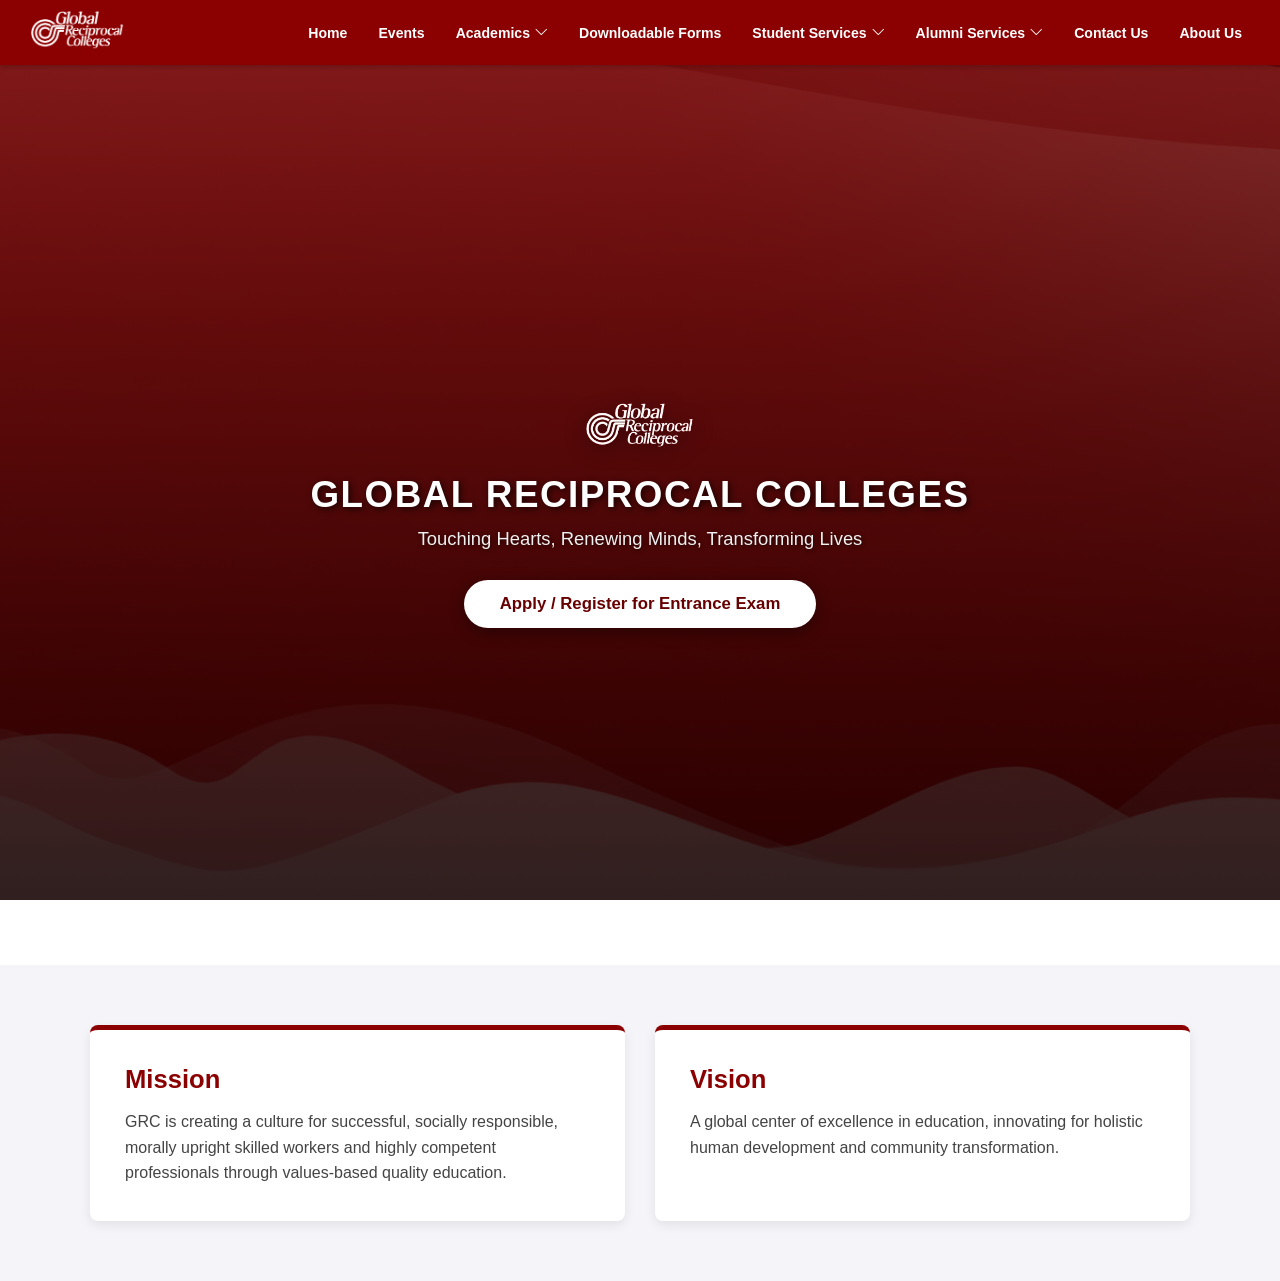
<file: index.html>
<!DOCTYPE html>
<html lang="en">
<head>
  <meta charset="UTF-8" />
  <meta name="viewport" content="width=device-width, initial-scale=1.0" />
  <title>Global Reciprocal Colleges - Entrance Exam Portal</title>
  <link rel="stylesheet" href="https://cdn.jsdelivr.net/npm/bootstrap-icons@1.11.1/font/bootstrap-icons.css" />
  <!-- Gagamitin ang main CSS file na naglalaman ng grc-hero-bg -->
  <link rel="stylesheet" href="/css/style.css" />
</head>
<body>

  <header>
    <nav class="navbar-grc">
      <a href="index.html">
        <img src="/assets/image/grc-logo.png" alt="GRC Logo" class="brand-logo" />
      </a>

      <ul class="desktop-nav">
        <li><a href="#">Home</a></li>
        <li><a href="#">Events</a></li>
        <li class="has-dropdown">
          <a href="#" class="dropdown-btn">Academics <i class="bi bi-chevron-down"></i></a>
          <ul class="desktop-dropdown">
            <li><a href="#">College of Business Administration</a></li>
            <li><a href="#">College of Entrepreneurship</a></li>
            <li><a href="#">College of Accountancy</a></li>
            <li><a href="#">College of Education</a></li>
            <li><a href="#">College of Computer Studies</a></li>
          </ul>
        </li>
        <li><a href="#">Downloadable Forms</a></li>
        <li class="has-dropdown">
          <a href="#" class="dropdown-btn">Student Services <i class="bi bi-chevron-down"></i></a>
          <ul class="desktop-dropdown">
            <li><a href="#">Admissions</a></li>
            <li><a href="#">Library</a></li>
            <li><a href="#">Scholarship</a></li>
            <li><a href="#">Office of the Student Affairs</a></li>
            <li><a href="login.html">Login to OEEMS</a></li>
          </ul>
        </li>
        <li class="has-dropdown">
          <a href="#" class="dropdown-btn">Alumni Services <i class="bi bi-chevron-down"></i></a>
          <ul class="desktop-dropdown">
            <li><a href="#">Alumni Tracer</a></li>
            <li><a href="#">Testimonials</a></li>
            <li><a href="#">Job Offers</a></li>
          </ul>
        </li>
        <li><a href="#">Contact Us</a></li>
        <li><a href="#">About Us</a></li>
      </ul>

      <button id="openDrawerBtn" class="hamburger-landing" aria-label="Open Menu">
        &#9776;
      </button>
    </nav>
  </header>

  <!-- MOBILE OFF-CANVAS DRAWER OVERLAY -->
  <div id="navDrawerOverlay" class="drawer-overlay hidden">
    <div class="drawer-container">
      <div class="drawer-header">
        <img src="/assets/image/grc-logo.png" alt="GRC Logo" class="drawer-logo" />
        <button id="closeDrawerBtn" class="btn-close-drawer">&times;</button>
      </div>

      <ul class="drawer-menu">
        <li class="menu-item"><a href="#" class="drawer-close-link">Home</a></li>
        <li class="menu-item"><a href="#" class="drawer-close-link">Events</a></li>

        <li class="menu-item">
          <button class="dropdown-toggle">Academics <i class="bi bi-chevron-down"></i></button>
          <ul class="submenu hidden">
            <li><a href="#">College of Business Administration</a></li>
            <li><a href="#">College of Entrepreneurship</a></li>
            <li><a href="#">College of Accountancy</a></li>
            <li><a href="#">College of Education</a></li>
            <li><a href="#">College of Computer Studies</a></li>
          </ul>
        </li>

        <li class="menu-item">
          <button class="dropdown-toggle">Downloadable Forms <i class="bi bi-chevron-down"></i></button>
          <ul class="submenu hidden">
            <li><a href="#">Admission Form</a></li>
            <li><a href="#">Student Application Form</a></li>
          </ul>
        </li>

        <li class="menu-item">
          <button class="dropdown-toggle">Student Services <i class="bi bi-chevron-down"></i></button>
          <ul class="submenu hidden">
            <li><a href="#">Admissions</a></li>
            <li><a href="#">Library</a></li>
            <li><a href="#">Scholarship</a></li>
            <li><a href="#">Office of the Student Affairs</a></li>
            <li><a href="login.html">Login to OEEMS</a></li>
          </ul>
        </li>

        <li class="menu-item">
          <button class="dropdown-toggle">Alumni Services <i class="bi bi-chevron-down"></i></button>
          <ul class="submenu hidden">
            <li><a href="#">Alumni Tracer</a></li>
            <li><a href="#">Testimonials</a></li>
            <li><a href="#">Job Offers</a></li>
          </ul>
        </li>

        <li class="menu-item"><a href="#" class="drawer-close-link">Contact Us</a></li>
        <li class="menu-item"><a href="#" class="drawer-close-link">About Us</a></li>
        <li class="menu-item"><a href="signup.html" class="highlight-link">Apply / Register for Entrance Exam</a></li>
      </ul>
    </div>
  </div>

  <!-- BAGONG FULLSCREEN HERO BACKGROUND SECTION -->
  <main id="home">
    <div class="grc-hero-bg">
      <div class="hero-content">
        <img src="/assets/image/grc-logo.png" alt="GRC Logo" class="grc-logo" />
        <h1>GLOBAL RECIPROCAL COLLEGES</h1>
        <p>Touching Hearts, Renewing Minds, Transforming Lives</p>
        <a href="signup.html" class="btn-grc-landing">Apply / Register for Entrance Exam</a>
      </div>
    </div>
    <section class="mission-vision-section">
      <div class="mv-container">
        <div class="mv-card">
          <h2>Mission</h2>
          <p>GRC is creating a culture for successful, socially responsible, morally upright skilled workers and highly competent professionals through values-based quality education.</p>
        </div>

        <div class="mv-card">
          <h2>Vision</h2>
          <p>A global center of excellence in education, innovating for holistic human development and community transformation.</p>
        </div>
      </div>
    </section>
  </main>

  <script src="js/app.js"></script>
</body>
</html>
</file>
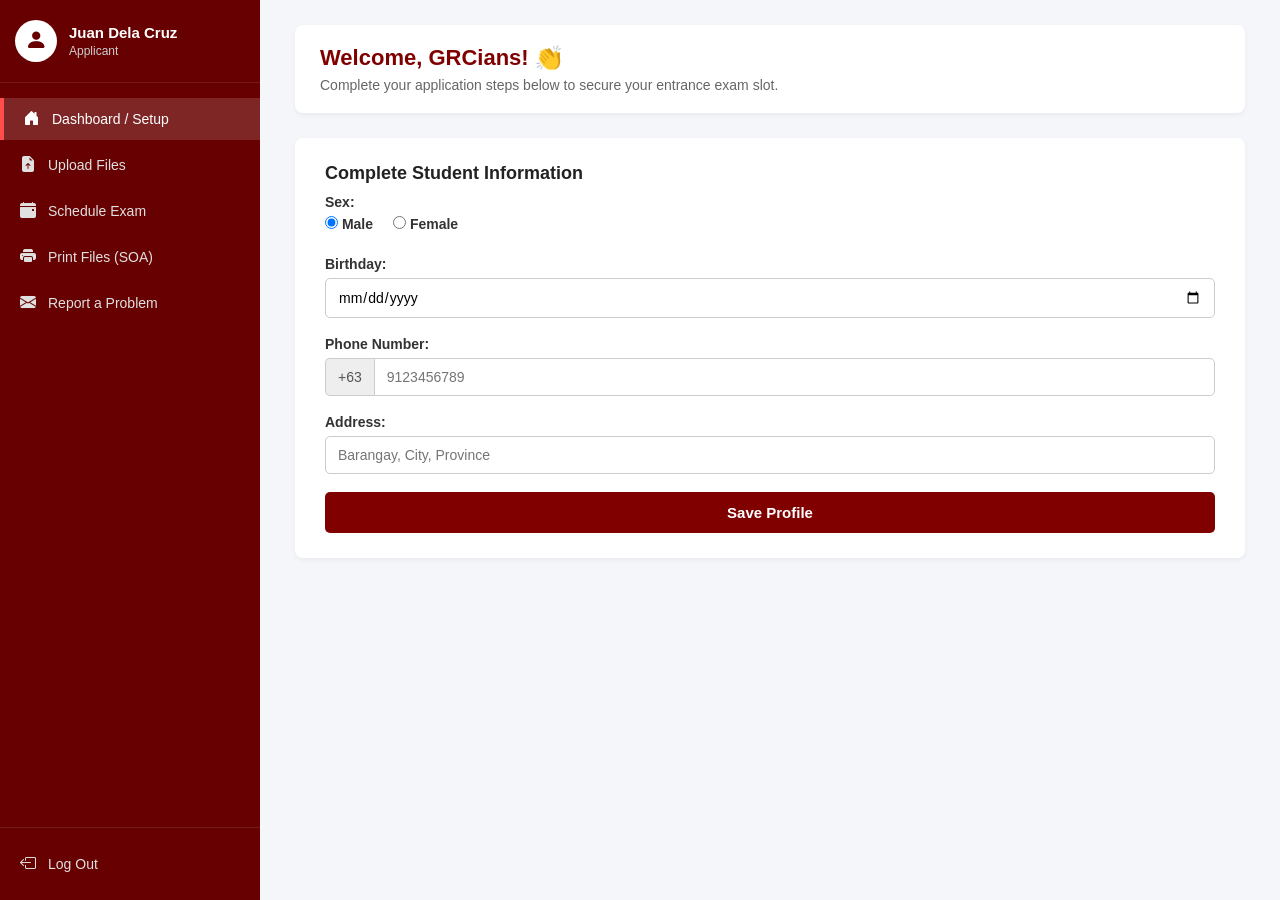
<file: dashboard.html>
<!DOCTYPE html>
<html lang="en">
<head>
  <meta charset="UTF-8" />
  <meta name="viewport" content="width=device-width, initial-scale=1.0" />
  <title>GRC - Dashboard / Setup</title>
  <link rel="stylesheet" href="https://cdn.jsdelivr.net/npm/bootstrap-icons@1.11.1/font/bootstrap-icons.css" />
  <link rel="stylesheet" href="css/dashboard.css" />
</head>
<body>
  <div class="dashboard-container">
    <aside class="sidebar">
      <div class="user-profile">
        <div class="avatar-circle"><i class="bi bi-person-fill"></i></div>
        <div class="user-info">
          <h3>Juan Dela Cruz</h3>
          <span class="user-role">Applicant</span>
        </div>
      </div>
      <nav class="sidebar-nav">
        <ul>
          <li class="active"><a href="dashboard.html"><i class="bi bi-house-door-fill"></i> <span>Dashboard / Setup</span></a></li>
          <li ><a href="upload-files.html"><i class="bi bi-file-earmark-arrow-up-fill"></i> <span>Upload Files</span></a></li>
          <li ><a href="schedule-exam.html"><i class="bi bi-calendar-event-fill"></i> <span>Schedule Exam</span></a></li>
          <li ><a href="print-files.html"><i class="bi bi-printer-fill"></i> <span>Print Files (SOA)</span></a></li>
          <li ><a href="report-problem.html"><i class="bi bi-envelope-fill"></i> <span>Report a Problem</span></a></li>
        </ul>
      </nav>
      <div class="sidebar-footer">
        <a href="#" id="logoutBtn" class="logout-link"><i class="bi bi-box-arrow-left"></i> <span>Log Out</span></a>
      </div>
    </aside>
    <main class="main-content">
      
      <header class="welcome-banner">
        <h2>Welcome, GRCians! 👏</h2>
        <p>Complete your application steps below to secure your entrance exam slot.</p>
      </header>
      <div class="card">
        <h3 class="card-title">Complete Student Information</h3>
        <form id="setupForm">
          <div class="form-group">
            <label>Sex:</label>
            <div class="radio-group">
              <label><input type="radio" name="sex" value="Male" checked /> Male</label>
              <label><input type="radio" name="sex" value="Female" /> Female</label>
            </div>
          </div>
          <div class="form-group">
            <label for="birthday">Birthday:</label>
            <input type="date" id="birthday" class="form-control" required />
          </div>
          <div class="form-group">
            <label for="phone">Phone Number:</label>
            <div class="phone-input-group">
              <span class="prefix">+63</span>
              <input type="tel" id="phone" class="form-control" placeholder="9123456789" required />
            </div>
          </div>
          <div class="form-group">
            <label for="address">Address:</label>
            <input type="text" id="address" class="form-control" placeholder="Barangay, City, Province" required />
          </div>
          <button type="submit" class="btn-submit">Save Profile</button>
        </form>
      </div>
    </main>
  </div>
  <script src="js/sidebar.js"></script>
</body>
</html>
</file>
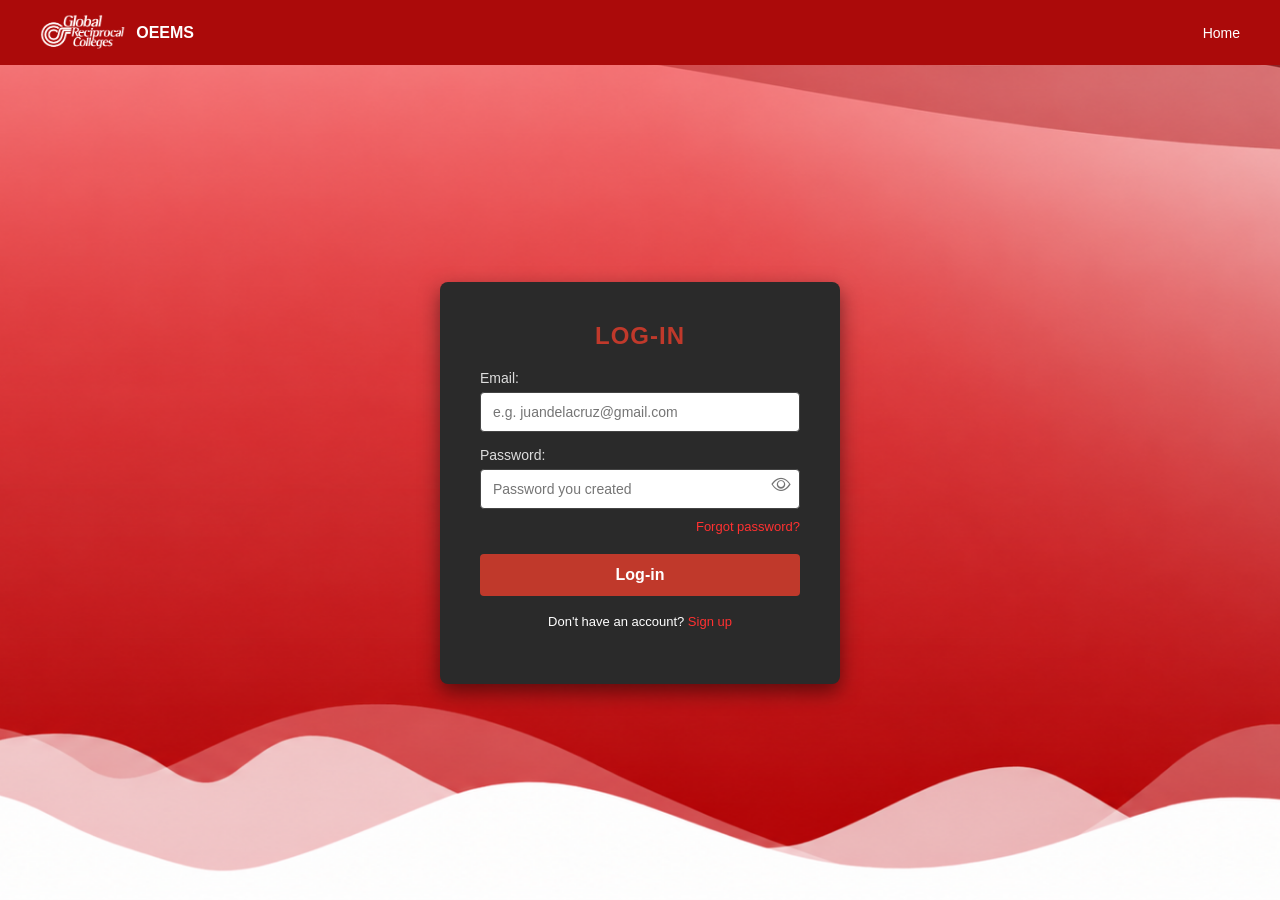
<file: login.html>
<!DOCTYPE html>
<html lang="en">
<head>
  <meta charset="UTF-8" />
  <meta name="viewport" content="width=device-width, initial-scale=1.0" />
  <title>OEEMS - Log In</title>
  <link rel="stylesheet" href="css/style.css" />
  <link rel="stylesheet" href="https://cdn.jsdelivr.net/npm/bootstrap-icons@1.11.1/font/bootstrap-icons.css" />
</head>
<body class="login-body">

  <nav class="grc-navbar">
    <div class="grc-navbar-inner">
      <a class="grc-navbar-brand" href="index.html">
        <img src="/assets/image/grc-logo.png" alt="GRC Logo" class="grc-navbar-logo" />
        <span>OEEMS</span>
      </a>
      <ul class="grc-navbar-nav">
        <li><a href="index.html">Home</a></li>
      </ul>
    </div>
  </nav>

  <div class="login-wrapper">
    <div class="login-box">
      <h2>LOG-IN</h2>
      <form id="loginForm">
        <label for="email">Email:</label>
        <input type="email" id="email" placeholder="e.g. juandelacruz@gmail.com" required />

        <label for="password">Password:</label>
        <div class="password-wrapper">
          <input type="password" id="password" placeholder="Password you created" required />
          <button type="button" class="toggle-password" id="togglePassword" aria-label="Show password">
            <i class="bi bi-eye" id="eyeIcon"></i>
          </button>
        </div>

        <p class="forgot-pass-container">
          <a href="#" id="forgotPasswordBtn">Forgot password?</a>
        </p>

        <button type="submit" class="btn-login">Log-in</button>

        <p class="signup-link-container">
          Don't have an account? <a href="signup.html">Sign up</a>
        </p>
      </form>
      <p id="message"></p>
    </div>
  </div>

  <script src="js/login.js"></script>
</body>
</html>
</file>
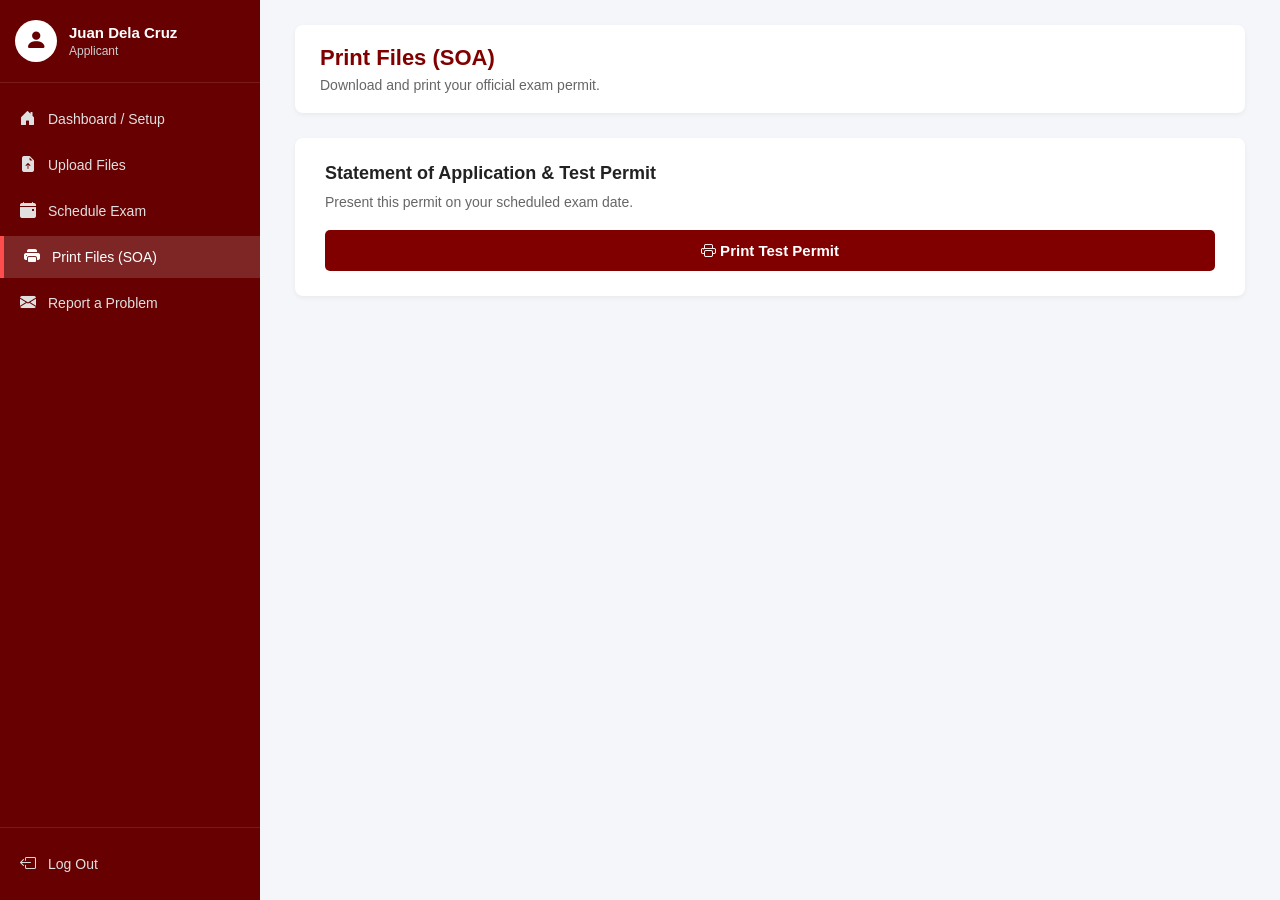
<file: print-files.html>
<!DOCTYPE html>
<html lang="en">
<head>
  <meta charset="UTF-8" />
  <meta name="viewport" content="width=device-width, initial-scale=1.0" />
  <title>GRC - Print Files</title>
  <link rel="stylesheet" href="https://cdn.jsdelivr.net/npm/bootstrap-icons@1.11.1/font/bootstrap-icons.css" />
  <link rel="stylesheet" href="css/dashboard.css" />
</head>
<body>
  <div class="dashboard-container">
    <aside class="sidebar">
      <div class="user-profile">
        <div class="avatar-circle"><i class="bi bi-person-fill"></i></div>
        <div class="user-info">
          <h3>Juan Dela Cruz</h3>
          <span class="user-role">Applicant</span>
        </div>
      </div>
      <nav class="sidebar-nav">
        <ul>
          <li ><a href="dashboard.html"><i class="bi bi-house-door-fill"></i> <span>Dashboard / Setup</span></a></li>
          <li ><a href="upload-files.html"><i class="bi bi-file-earmark-arrow-up-fill"></i> <span>Upload Files</span></a></li>
          <li ><a href="schedule-exam.html"><i class="bi bi-calendar-event-fill"></i> <span>Schedule Exam</span></a></li>
          <li class="active"><a href="print-files.html"><i class="bi bi-printer-fill"></i> <span>Print Files (SOA)</span></a></li>
          <li ><a href="report-problem.html"><i class="bi bi-envelope-fill"></i> <span>Report a Problem</span></a></li>
        </ul>
      </nav>
      <div class="sidebar-footer">
        <a href="#" id="logoutBtn" class="logout-link"><i class="bi bi-box-arrow-left"></i> <span>Log Out</span></a>
      </div>
    </aside>
    <main class="main-content">
      
      <header class="welcome-banner">
        <h2>Print Files (SOA)</h2>
        <p>Download and print your official exam permit.</p>
      </header>
      <div class="card">
        <h3 class="card-title">Statement of Application & Test Permit</h3>
        <p class="section-desc">Present this permit on your scheduled exam date.</p>
        <button class="btn-submit" onclick="window.print()"><i class="bi bi-printer"></i> Print Test Permit</button>
      </div>
    </main>
  </div>
  <script src="js/sidebar.js"></script>
</body>
</html>
</file>
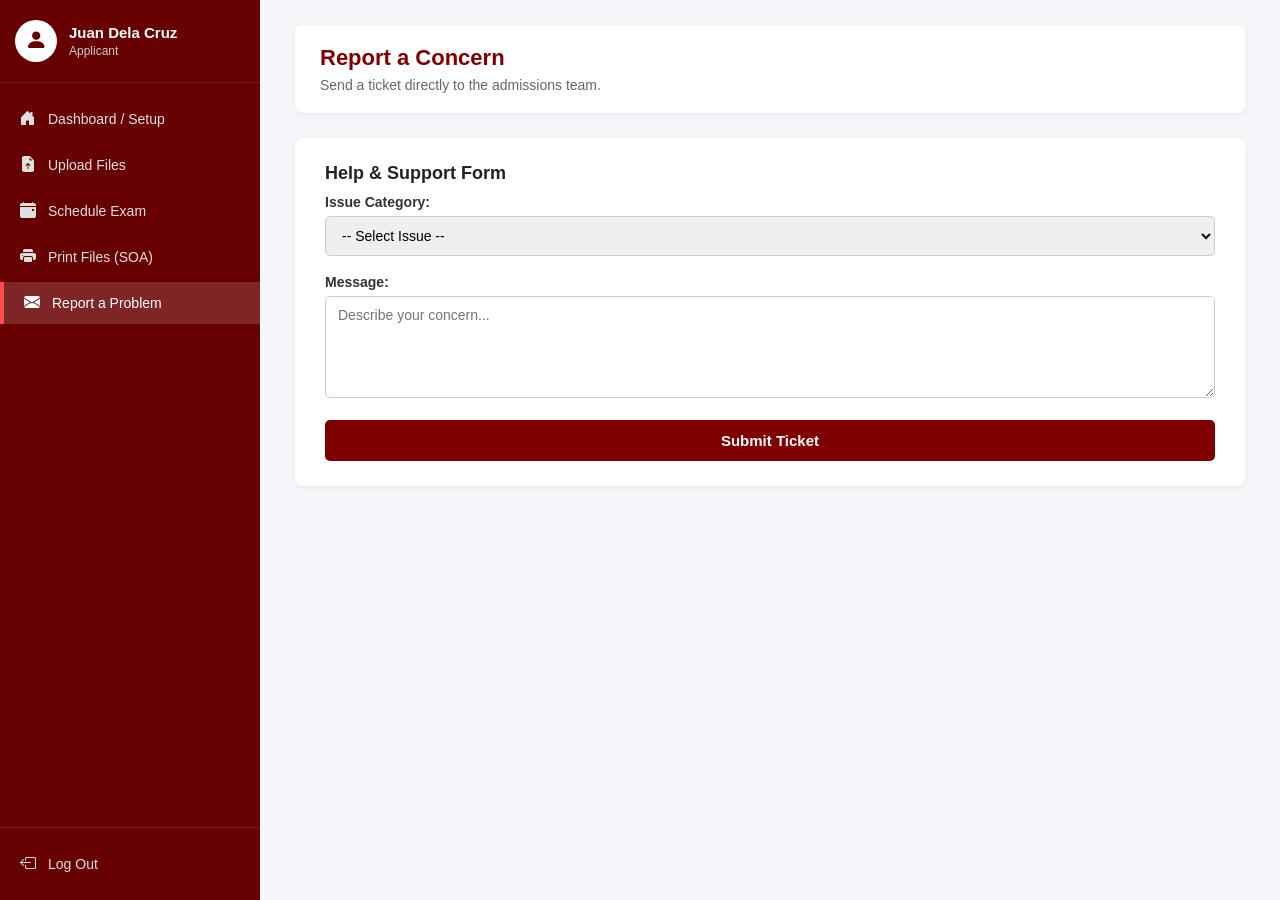
<file: report-problem.html>
<!DOCTYPE html>
<html lang="en">
<head>
  <meta charset="UTF-8" />
  <meta name="viewport" content="width=device-width, initial-scale=1.0" />
  <title>GRC - Report a Problem</title>
  <link rel="stylesheet" href="https://cdn.jsdelivr.net/npm/bootstrap-icons@1.11.1/font/bootstrap-icons.css" />
  <link rel="stylesheet" href="css/dashboard.css" />
</head>
<body>
  <div class="dashboard-container">
    <aside class="sidebar">
      <div class="user-profile">
        <div class="avatar-circle"><i class="bi bi-person-fill"></i></div>
        <div class="user-info">
          <h3>Juan Dela Cruz</h3>
          <span class="user-role">Applicant</span>
        </div>
      </div>
      <nav class="sidebar-nav">
        <ul>
          <li ><a href="dashboard.html"><i class="bi bi-house-door-fill"></i> <span>Dashboard / Setup</span></a></li>
          <li ><a href="upload-files.html"><i class="bi bi-file-earmark-arrow-up-fill"></i> <span>Upload Files</span></a></li>
          <li ><a href="schedule-exam.html"><i class="bi bi-calendar-event-fill"></i> <span>Schedule Exam</span></a></li>
          <li ><a href="print-files.html"><i class="bi bi-printer-fill"></i> <span>Print Files (SOA)</span></a></li>
          <li class="active"><a href="report-problem.html"><i class="bi bi-envelope-fill"></i> <span>Report a Problem</span></a></li>
        </ul>
      </nav>
      <div class="sidebar-footer">
        <a href="#" id="logoutBtn" class="logout-link"><i class="bi bi-box-arrow-left"></i> <span>Log Out</span></a>
      </div>
    </aside>
    <main class="main-content">
      
      <header class="welcome-banner">
        <h2>Report a Concern</h2>
        <p>Send a ticket directly to the admissions team.</p>
      </header>
      <div class="card">
        <h3 class="card-title">Help & Support Form</h3>
        <form id="reportForm">
          <div class="form-group">
            <label for="subject">Issue Category:</label>
            <select id="subject" class="form-control" required>
              <option value="">-- Select Issue --</option>
              <option value="Upload Error">Document Upload Error</option>
              <option value="Schedule Error">Schedule Concern</option>
              <option value="Profile Correction">Profile Correction</option>
            </select>
          </div>
          <div class="form-group">
            <label for="message">Message:</label>
            <textarea id="message" class="form-control" rows="5" placeholder="Describe your concern..." required></textarea>
          </div>
          <button type="submit" class="btn-submit">Submit Ticket</button>
        </form>
      </div>
    </main>
  </div>
  <script src="js/sidebar.js"></script>
</body>
</html>
</file>
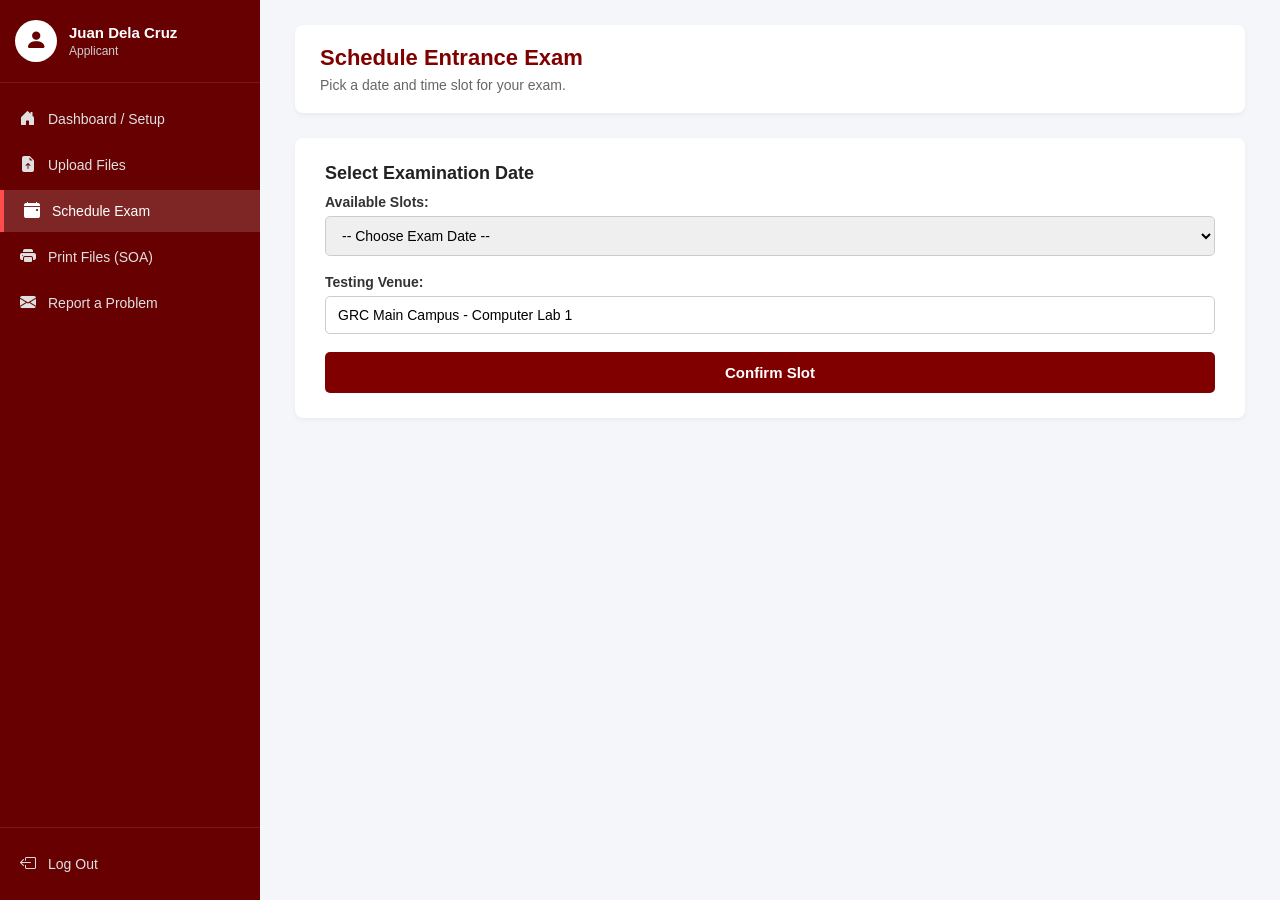
<file: schedule-exam.html>
<!DOCTYPE html>
<html lang="en">
<head>
  <meta charset="UTF-8" />
  <meta name="viewport" content="width=device-width, initial-scale=1.0" />
  <title>GRC - Schedule Exam</title>
  <link rel="stylesheet" href="https://cdn.jsdelivr.net/npm/bootstrap-icons@1.11.1/font/bootstrap-icons.css" />
  <link rel="stylesheet" href="css/dashboard.css" />
</head>
<body>
  <div class="dashboard-container">
    <aside class="sidebar">
      <div class="user-profile">
        <div class="avatar-circle"><i class="bi bi-person-fill"></i></div>
        <div class="user-info">
          <h3>Juan Dela Cruz</h3>
          <span class="user-role">Applicant</span>
        </div>
      </div>
      <nav class="sidebar-nav">
        <ul>
          <li ><a href="dashboard.html"><i class="bi bi-house-door-fill"></i> <span>Dashboard / Setup</span></a></li>
          <li ><a href="upload-files.html"><i class="bi bi-file-earmark-arrow-up-fill"></i> <span>Upload Files</span></a></li>
          <li class="active"><a href="schedule-exam.html"><i class="bi bi-calendar-event-fill"></i> <span>Schedule Exam</span></a></li>
          <li ><a href="print-files.html"><i class="bi bi-printer-fill"></i> <span>Print Files (SOA)</span></a></li>
          <li ><a href="report-problem.html"><i class="bi bi-envelope-fill"></i> <span>Report a Problem</span></a></li>
        </ul>
      </nav>
      <div class="sidebar-footer">
        <a href="#" id="logoutBtn" class="logout-link"><i class="bi bi-box-arrow-left"></i> <span>Log Out</span></a>
      </div>
    </aside>
    <main class="main-content">
      
      <header class="welcome-banner">
        <h2>Schedule Entrance Exam</h2>
        <p>Pick a date and time slot for your exam.</p>
      </header>
      <div class="card">
        <h3 class="card-title">Select Examination Date</h3>
        <form id="scheduleForm">
          <div class="form-group">
            <label for="examDate">Available Slots:</label>
            <select id="examDate" class="form-control" required>
              <option value="">-- Choose Exam Date --</option>
              <option value="May 15, 2026 - 9:00 AM">May 15, 2026 (09:00 AM - 11:00 AM)</option>
              <option value="May 15, 2026 - 1:00 PM">May 15, 2026 (01:00 PM - 03:00 PM)</option>
              <option value="May 20, 2026 - 9:00 AM">May 20, 2026 (09:00 AM - 11:00 AM)</option>
            </select>
          </div>
          <div class="form-group">
            <label>Testing Venue:</label>
            <input type="text" class="form-control" value="GRC Main Campus - Computer Lab 1" readonly />
          </div>
          <button type="submit" class="btn-submit">Confirm Slot</button>
        </form>
      </div>
    </main>
  </div>
  <script src="js/sidebar.js"></script>
</body>
</html>
</file>
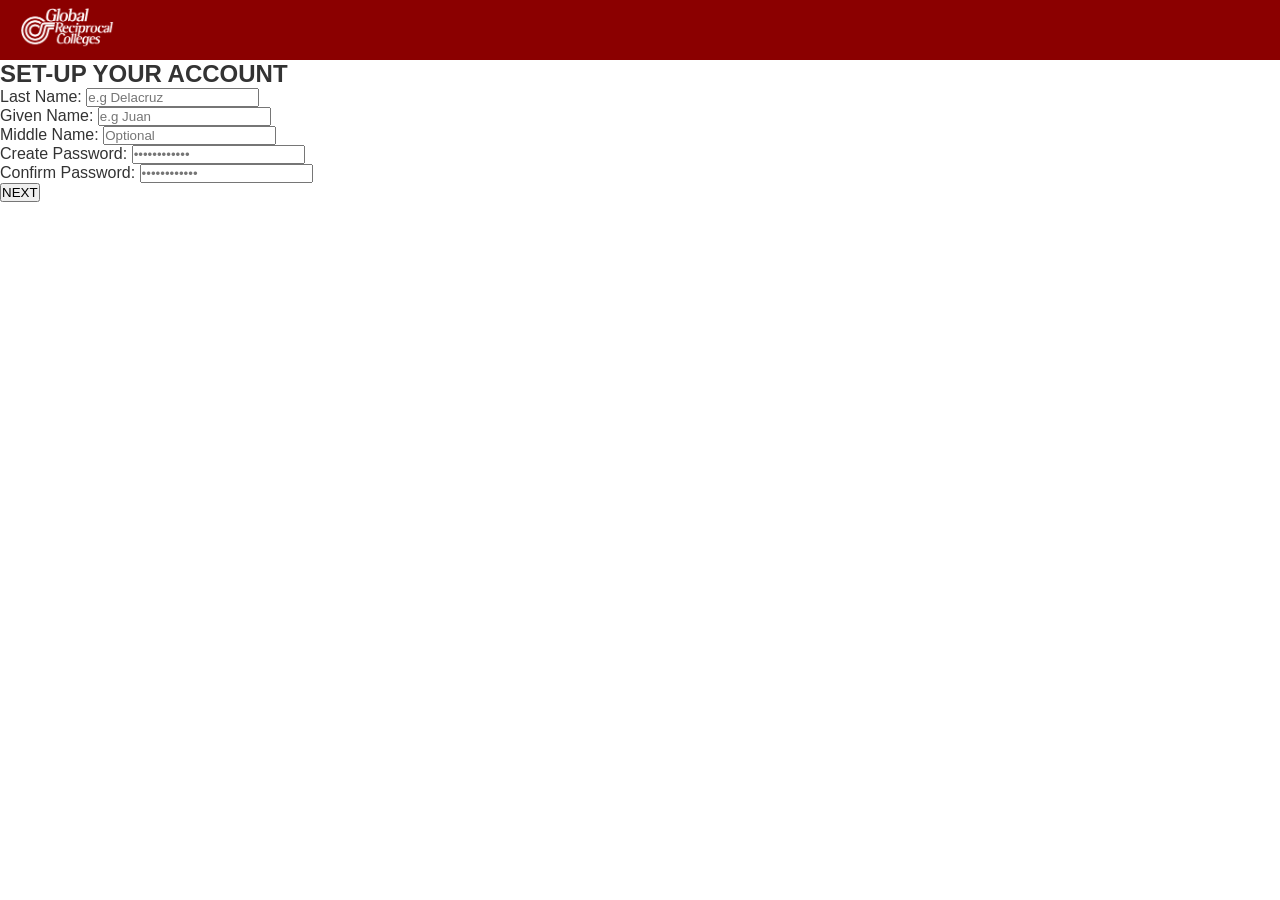
<file: setup.html>
<!DOCTYPE html>
<html lang="en">
<head>
  <meta charset="UTF-8">
  <meta name="viewport" content="width=device-width, initial-scale=1.0">
  <title>GRC - Account Setup & Application</title>
  <link rel="stylesheet" href="css/style.css">
</head>
<body>

  <!-- HEADER / NAVBAR -->
  <header class="navbar">
    <div class="nav-brand">
      <img src="/assets/image/grc-logo.png" alt="GRC Logo" class="brand-logo">
    </div>
    <button class="hamburger" id="hamburgerBtn" aria-label="Toggle Navigation">
      <span></span><span></span><span></span>
    </button>
  </header>

  <!-- NAVIGATION SIDEBAR MENU -->
  <div class="sidebar-overlay hidden" id="sidebarOverlay"></div>
  <aside class="sidebar hidden" id="sidebarMenu">
    <div class="user-profile-section">
      <div class="avatar-circle">👤</div>
      <div class="user-details">
        <h3>Juan Dela Cruz</h3>
        <p>juandelacruz@gmail.com</p>
      </div>
    </div>
    <hr class="divider">
    <nav class="sidebar-links">
      <a href="#" class="sidebar-item">✉ Report a problem</a>
      <a href="#" class="sidebar-item">📋 My Application</a>
      <a href="index.html" class="sidebar-item logout">⎋ Log Out</a>
    </nav>
  </aside>

  <!-- MAIN CONTAINER -->
  <main class="app-container">

    <!-- STEP 1: SET-UP YOUR ACCOUNT -->
    <section class="step-card" id="stepAccountSetup">
      <h1 class="page-title red-title">SET-UP YOUR ACCOUNT</h1>
      <form class="form-grid">
        <div class="form-group">
          <label>Last Name:</label>
          <input type="text" class="form-control" placeholder="e.g Delacruz" required>
        </div>
        <div class="form-group">
          <label>Given Name:</label>
          <input type="text" class="form-control" placeholder="e.g Juan" required>
        </div>
        <div class="form-group">
          <label>Middle Name:</label>
          <input type="text" class="form-control" placeholder="Optional">
        </div>
        <div class="form-group">
          <label>Create Password:</label>
          <input type="password" class="form-control" placeholder="••••••••••••" required>
        </div>
        <div class="form-group">
          <label>Confirm Password:</label>
          <input type="password" class="form-control" placeholder="••••••••••••" required>
        </div>
        <button type="button" class="btn-primary btn-block" id="btnNextToInfo">NEXT</button>
      </form>
    </section>

    <!-- STEP 2: STUDENT INFORMATION -->
    <section class="step-card hidden" id="stepStudentInfo">
      <h1 class="page-title red-title">STUDENT INFORMATION</h1>
      <form class="form-grid">
        <div class="form-group">
          <label>Sex:</label>
          <div class="radio-group">
            <label><input type="radio" name="sex" value="Male" checked> Male</label>
            <label><input type="radio" name="sex" value="Female"> Female</label>
          </div>
        </div>
        <div class="form-group">
          <label>Birthday:</label>
          <input type="date" class="form-control" required>
        </div>
        <div class="form-group">
          <label>Phone Number:</label>
          <div class="phone-input-group">
            <span class="phone-prefix">+63</span>
            <input type="tel" class="form-control" placeholder="9123456789">
          </div>
        </div>
        <div class="form-group">
          <label>Country:</label>
          <div class="static-field">🇵🇭 Philippines</div>
        </div>
        <div class="form-group">
          <label>Region:</label>
          <select class="form-control"><option>NCR</option></select>
        </div>
        <div class="form-group">
          <label>City / Municipality:</label>
          <select class="form-control"><option>Caloocan</option><option>Malabon</option></select>
        </div>
        <div class="form-group">
          <label>Barangay:</label>
          <select class="form-control"><option>Brgy 81</option></select>
        </div>
        <div class="form-group">
          <label>Street Address:</label>
          <input type="text" class="form-control" placeholder="Street Address" required>
        </div>
        <div class="form-group">
          <label>Guardian’s Name:</label>
          <input type="text" class="form-control" placeholder="e.g. Maria D. Bee" required>
        </div>
        <div class="form-group">
          <label>Guardian’s Phone Number:</label>
          <div class="phone-input-group">
            <span class="phone-prefix">+63</span>
            <input type="tel" class="form-control" placeholder="9987654321" required>
          </div>
        </div>
        <div class="form-group">
          <label><input type="checkbox" required> I agree to <a href="#" class="red-link">Terms & Conditions</a></label>
        </div>
        <button type="button" class="btn-primary btn-block" id="btnGoToUploads">Go to Student Dashboard</button>
      </form>
    </section>

    <!-- STEP 3: UPLOAD DOCUMENTS -->
    <section class="step-card hidden" id="stepUploadDocs">
      <h1 class="page-title"><span class="red-text">Upload</span> Documents</h1>
      <p class="subtitle">In this page, please fill all the information needed to book an entrance exam.</p>

      <div class="upload-list">
        <div class="upload-item">
          <label class="bold">1) Formal 138 (Grade 12 Report Card):</label>
          <input type="file" class="form-control" accept=".jpg,.jpeg,.png">
        </div>
        <div class="upload-item">
          <label class="bold">2) Good Moral Certificate:</label>
          <input type="file" class="form-control" accept=".jpg,.jpeg,.png">
        </div>
        <div class="upload-item">
          <label class="bold">3) 2x2 Picture:</label>
          <input type="file" class="form-control" accept=".jpg,.jpeg,.png">
        </div>
      </div>

      <div class="action-right mt-3">
        <button type="button" class="btn-primary btn-sm" id="btnGoToSchedule">APPLY</button>
      </div>
    </section>

    <!-- STEP 4: SCHEDULE ME -->
    <section class="step-card hidden" id="stepSchedule">
      <h1 class="page-title"><span class="red-text">Schedule</span> Me</h1>
      <p class="subtitle">Look for available slots and apply.</p>

      <div class="schedule-controls-grid">
        <div class="control-box">
          <label class="bold">Select Day</label>
          <select class="form-control"><option>15</option></select>

          <label class="bold mt-3">Select Batch</label>
          <select class="form-control"><option>1 (7:30 AM)</option></select>
        </div>

        <div class="summary-box">
          <h3>SCHEDULE SUMMARY</h3>
          <p><strong>Month:</strong> April</p>
          <p><strong>Exam Day:</strong> 15</p>
          <p><strong>Year:</strong> 2026</p>
          <p><strong>Batch:</strong> 1</p>
          <p><strong>Time:</strong> 7:30 AM</p>
        </div>
      </div>

      <div class="action-right mt-4">
        <button type="button" class="btn-primary btn-sm" id="btnSaveSchedule">SAVE</button>
      </div>
    </section>

    <!-- STEP 5: STATEMENT OF APPLICATION -->
    <section class="step-card hidden printable-card" id="stepStatement">
      <div class="no-print action-right mb-3">
        <button class="btn-primary btn-sm" onclick="window.print()">Print Document</button>
      </div>
      <div class="soa-header">
        <img src="/assets/image/grc-logo.png" alt="GRC Logo" class="soa-logo">
        <div>
          <h2>Global Reciprocal Colleges</h2>
          <p>Caloocan, Metro Manila</p>
        </div>
      </div>
      <hr>
      <div class="soa-body mt-3">
        <h3>Statement of Application</h3>
        <p><strong>APPLICANT:</strong> Delacruz, Juan</p>
        <p><strong>Applicant ID:</strong> 012345</p>
        <p><strong>Exam Date:</strong> April 15, 2026 | 7:30 AM</p>
      </div>
    </section>

  </main>

  <script src="js/app.js"></script>
</body>
</html>
</file>
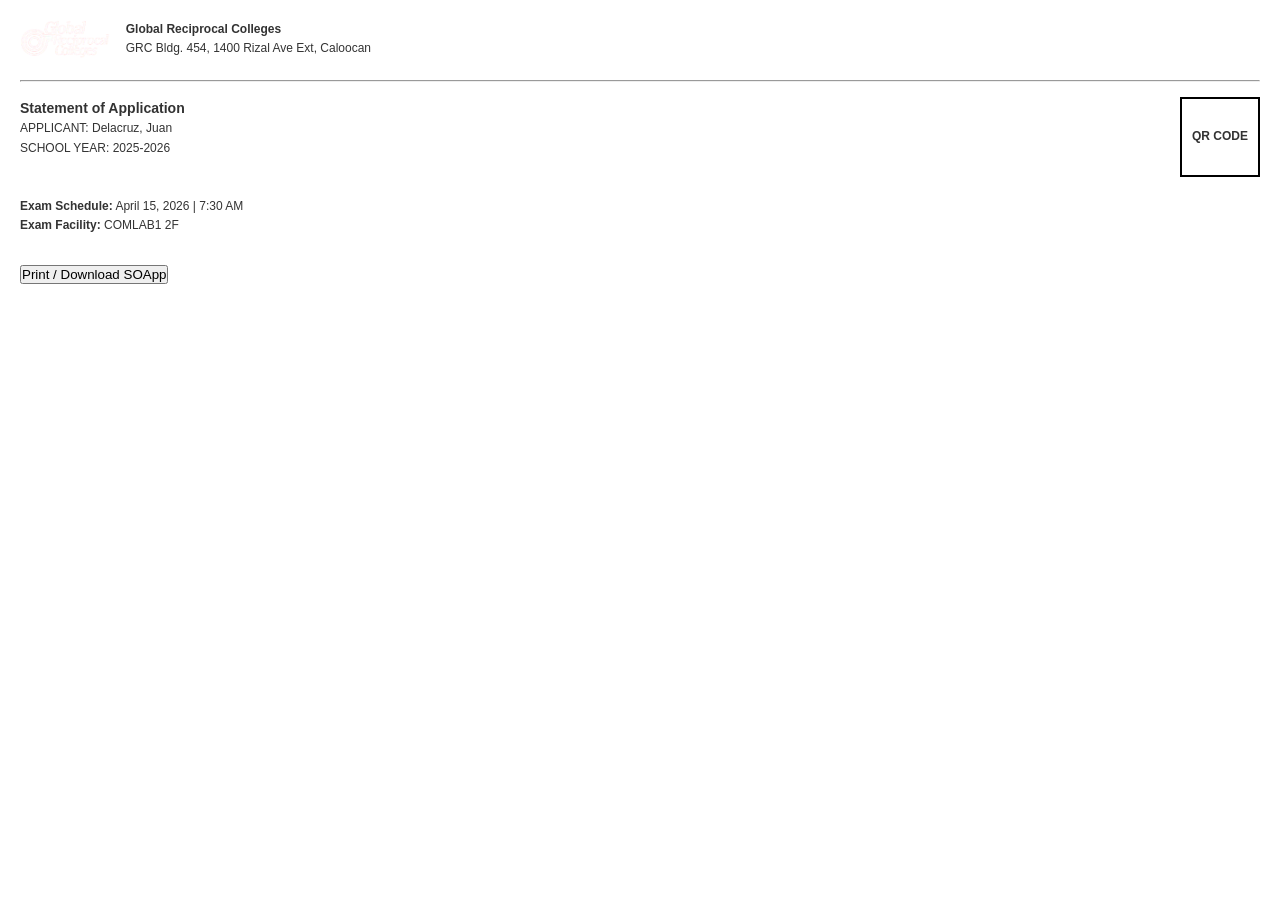
<file: soapp.html>
<!DOCTYPE html>
<html lang="en">
<head>
  <meta charset="UTF-8">
  <meta name="viewport" content="width=device-width, initial-scale=1.0">
  <title>Statement of Application (SOApp)</title>
  <link rel="stylesheet" href="css/style.css">
  <style>
    .soappCard {
      padding: 20px;
      font-size: 12px;
      line-height: 1.6;
    }
    .soappHeader {
      display: flex;
      gap: 15px;
      margin-bottom: 20px;
    }
    .qrPlaceholder {
      width: 80px;
      height: 80px;
      border: 2px solid black;
      display: flex;
      align-items: center;
      justify-content: center;
      font-weight: bold;
    }
  </style>
</head>
<body>

  <div class="container" style="background: white;">
    <div class="soappCard">
      <div class="soappHeader">
        <img src="/assets/image/grc-logo.png" style="height: 40px;" alt="Logo">
        <div>
          <strong>Global Reciprocal Colleges</strong><br>
          GRC Bldg. 454, 1400 Rizal Ave Ext, Caloocan
        </div>
      </div>

      <hr style="margin: 15px 0;">

      <div style="display: flex; justify-content: space-between;">
        <div>
          <h3>Statement of Application</h3>
          <p>APPLICANT: Delacruz, Juan</p>
          <p>SCHOOL YEAR: 2025-2026</p>
        </div>
        <div class="qrPlaceholder">QR CODE</div>
      </div>

      <div style="margin-top: 20px;">
        <p><strong>Exam Schedule:</strong> April 15, 2026 | 7:30 AM</p>
        <p><strong>Exam Facility:</strong> COMLAB1 2F</p>
      </div>

      <button onclick="window.print()" class="btnPrimary" style="margin-top: 30px;">Print / Download SOApp</button>
    </div>
  </div>

</body>
</html>
</file>
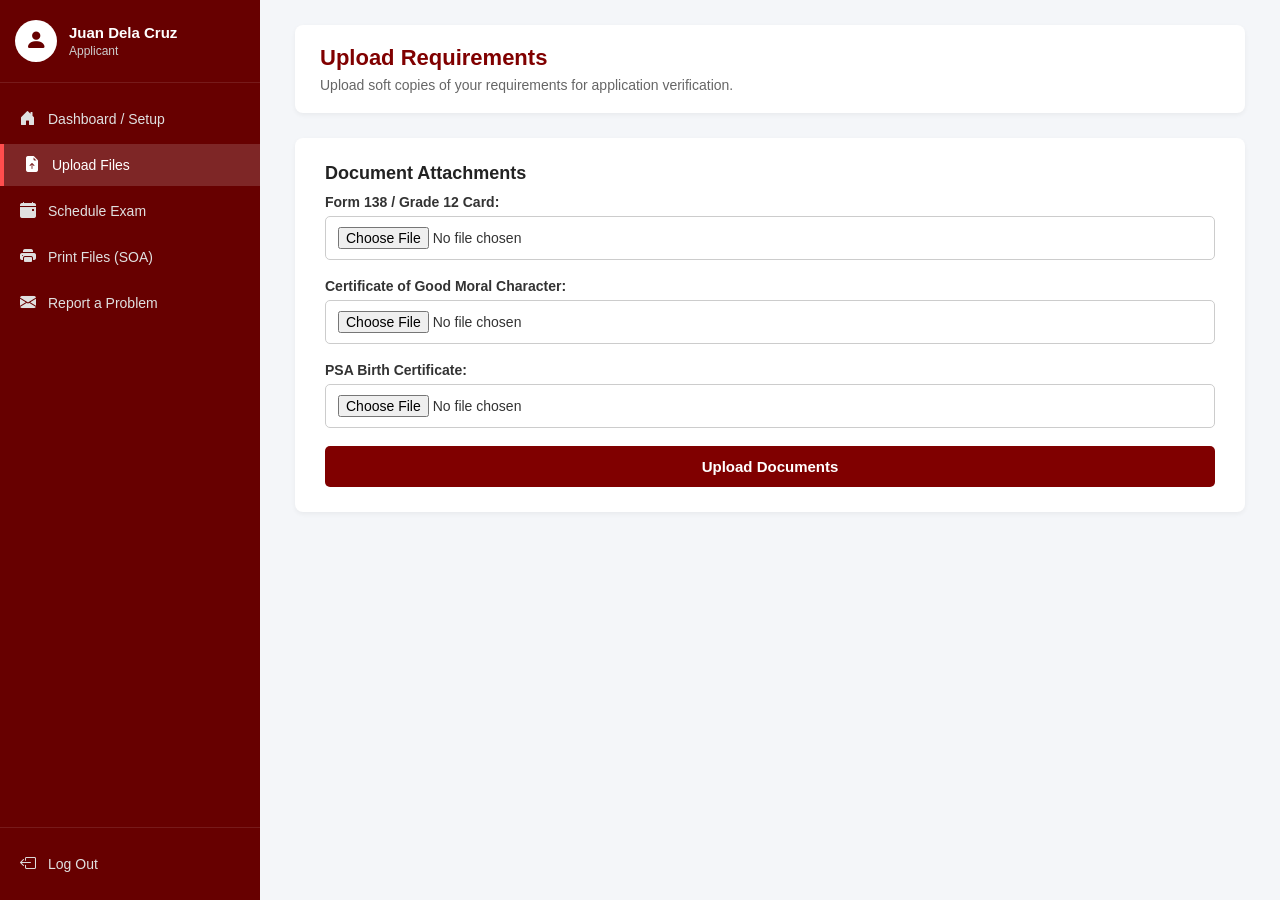
<file: upload-files.html>
<!DOCTYPE html>
<html lang="en">
<head>
  <meta charset="UTF-8" />
  <meta name="viewport" content="width=device-width, initial-scale=1.0" />
  <title>GRC - Upload Files</title>
  <link rel="stylesheet" href="https://cdn.jsdelivr.net/npm/bootstrap-icons@1.11.1/font/bootstrap-icons.css" />
  <link rel="stylesheet" href="css/dashboard.css" />
</head>
<body>
  <div class="dashboard-container">
    <aside class="sidebar">
      <div class="user-profile">
        <div class="avatar-circle"><i class="bi bi-person-fill"></i></div>
        <div class="user-info">
          <h3>Juan Dela Cruz</h3>
          <span class="user-role">Applicant</span>
        </div>
      </div>
      <nav class="sidebar-nav">
        <ul>
          <li ><a href="dashboard.html"><i class="bi bi-house-door-fill"></i> <span>Dashboard / Setup</span></a></li>
          <li class="active"><a href="upload-files.html"><i class="bi bi-file-earmark-arrow-up-fill"></i> <span>Upload Files</span></a></li>
          <li ><a href="schedule-exam.html"><i class="bi bi-calendar-event-fill"></i> <span>Schedule Exam</span></a></li>
          <li ><a href="print-files.html"><i class="bi bi-printer-fill"></i> <span>Print Files (SOA)</span></a></li>
          <li ><a href="report-problem.html"><i class="bi bi-envelope-fill"></i> <span>Report a Problem</span></a></li>
        </ul>
      </nav>
      <div class="sidebar-footer">
        <a href="#" id="logoutBtn" class="logout-link"><i class="bi bi-box-arrow-left"></i> <span>Log Out</span></a>
      </div>
    </aside>
    <main class="main-content">
      
      <header class="welcome-banner">
        <h2>Upload Requirements</h2>
        <p>Upload soft copies of your requirements for application verification.</p>
      </header>
      <div class="card">
        <h3 class="card-title">Document Attachments</h3>
        <form id="uploadForm">
          <div class="form-group">
            <label>Form 138 / Grade 12 Card:</label>
            <input type="file" class="form-control" accept="image/*,.pdf" required />
          </div>
          <div class="form-group">
            <label>Certificate of Good Moral Character:</label>
            <input type="file" class="form-control" accept="image/*,.pdf" required />
          </div>
          <div class="form-group">
            <label>PSA Birth Certificate:</label>
            <input type="file" class="form-control" accept="image/*,.pdf" required />
          </div>
          <button type="submit" class="btn-submit">Upload Documents</button>
        </form>
      </div>
    </main>
  </div>
  <script src="js/sidebar.js"></script>
</body>
</html>
</file>
<file: css/style.css>
:root {
  --primary-red: #8B0000;
  --dark-red: #4A0000;
  --bright-red: #990000;
  --bg-gray: #F4F4F9;
  --text-dark: #333333;
  --border-color: #CCCCCC;
  --navbar-bg-color: #ab0a0a;
  --grc-maroon: #400505;
  --grc-bright-red: #ff3131;
  --grc-unavailable-color: #737373;
  --grc-black: #000000;
  --grc-white: #ffffff;
}

* {
  box-sizing: border-box;
  margin: 0;
  padding: 0;
  font-family: Arial, Helvetica, sans-serif;
}

body {
  background-color: #ffffff;
  color: var(--text-dark);
}

/* 1. Siguraduhing walang lalagpas sa screen width */
html, body {
  width: 100%;
  max-width: 100%;
  overflow-x: hidden;
  margin: 0;
  padding: 0;
}

/* 2. I-lock ang Navbar width */
.navbar-grc {
  width: 100%;
  box-sizing: border-box;
  margin: 0;
}

/* 3. Siguraduhing nakatago agad ang desktop nav at hindi nagtutulak ng container */
@media (max-width: 992px) {
  .desktop-nav {
    display: none !important;
  }
}
.hidden { 
  display: none !important; 
  pointer-events: none !important;
}

/* UTILITY CLASSES */
.mt-2 { margin-top: 10px; }
.mt-3 { margin-top: 15px; }
.mb-2 { margin-bottom: 10px; }
.text-center { text-align: center; }

/* =========================================
   1. LANDING PAGE NAVBAR (DESKTOP DEFAULT)
   ========================================= */
.navbar-grc {
  background-color: var(--primary-red);
  padding: 0 30px;
  display: flex;
  justify-content: space-between;
  align-items: center;
  height: 65px;
  position: relative;
  z-index: 1000;
  box-shadow: 0 2px 5px rgba(0,0,0,0.2);
}

.brand-logo { 
  height: 42px; 
  object-fit: contain; 
}

/* Desktop Horizontal Links */
.desktop-nav {
  display: flex;
  align-items: center;
  gap: 15px;
  list-style: none;
  margin: 0;
  padding: 0;
}

.desktop-nav > li {
  position: relative;
  display: inline-block;
}

.desktop-nav a {
  color: #ffffff !important;
  text-decoration: none;
  font-size: 0.88rem;
  font-weight: 600;
  padding: 20px 8px;
  display: flex;
  align-items: center;
  gap: 4px;
  white-space: nowrap;
}

.desktop-nav a:hover {
  color: #ffcccc !important;
}

/* Desktop Dropdown Submenu */
.desktop-dropdown {
  position: absolute;
  top: 100%;
  left: 0;
  background-color: var(--dark-red);
  min-width: 230px;
  box-shadow: 0 4px 12px rgba(0,0,0,0.3);
  display: none;
  flex-direction: column;
  list-style: none;
  padding: 0;
  margin: 0;
  border-radius: 0 0 4px 4px;
  z-index: 1100;
}

.desktop-dropdown li a {
  padding: 12px 16px;
  font-size: 0.83rem;
  color: #ffffff !important;
  border-bottom: 1px solid rgba(255,255,255,0.1);
  display: block;
}

.desktop-dropdown li a:hover {
  background-color: var(--primary-red);
}

.desktop-nav > li:hover .desktop-dropdown {
  display: flex !important;
}

.hamburger-landing {
  display: none;
  background: none;
  border: none;
  color: white;
  font-size: 2rem;
  cursor: pointer;
}

/* =========================================
   2. MOBILE OFF-CANVAS DRAWER OVERLAY
   ========================================= */
.drawer-overlay {
  position: fixed;
  top: 0;
  right: 0;
  bottom: 0;
  left: 0;
  width: 100vw;
  height: 100vh;
  background-color: rgba(0, 0, 0, 0.5);
  z-index: 2000;
  display: flex;
  justify-content: flex-end;
}

.drawer-overlay.hidden {
  display: none !important;
}

.drawer-container {
  width: 100%;
  max-width: 320px;
  background-color: #ffffff;
  height: 100%;
  overflow-y: auto;
  box-shadow: -2px 0 10px rgba(0, 0, 0, 0.3);
  position: relative;
  z-index: 2001;
}

.drawer-header {
  background-color: var(--primary-red);
  padding: 12px 20px;
  display: flex;
  justify-content: space-between;
  align-items: center;
  height: 60px;
}

.drawer-logo {
  height: 38px;
  object-fit: contain;
}

.btn-close-drawer {
  background: none;
  border: none;
  color: #ffffff;
  font-size: 1.8rem;
  cursor: pointer;
}

.drawer-menu {
  list-style: none;
  padding: 0;
  margin: 0;
}

.menu-item {
  border-bottom: 1px solid #dcdcdc;
}

.menu-item a, 
.dropdown-toggle {
  display: flex;
  justify-content: space-between;
  align-items: center;
  width: 100%;
  padding: 14px 20px;
  background: transparent;
  border: none;
  color: #333333;
  font-size: 0.95rem;
  font-weight: 500;
  text-decoration: none;
  text-align: left;
  cursor: pointer;
}

.dropdown-toggle i {
  font-size: 1.1rem;
  transition: transform 0.2s ease;
}

.dropdown-toggle.active i {
  transform: rotate(180deg);
}

.submenu {
  list-style: none;
  padding: 0;
  background-color: #f8f9fa;
}

.submenu.hidden {
  display: none !important;
}

.submenu li {
  border-top: 1px solid #eeeeee;
}

.submenu a {
  padding: 10px 20px 10px 35px;
  font-size: 0.9rem;
  color: #444444;
  display: flex;
  align-items: center;
  gap: 10px;
  text-decoration: none;
}

.highlight-link {
  background-color: #e5e5e5 !important;
  font-weight: 600 !important;
  color: #111111 !important;
}

/* =========================================
   3. STUDENT DASHBOARD LAYOUT
   ========================================= */
.navbar {
  background-color: var(--primary-red);
  padding: 12px 20px;
  display: flex;
  justify-content: space-between;
  align-items: center;
  color: white;
  height: 60px;
}

.portal-tag {
  font-size: 0.85rem;
  background: rgba(255, 255, 255, 0.2);
  padding: 4px 10px;
  border-radius: 4px;
  margin-left: 12px;
  font-weight: bold;
}

.dashboard-layout {
  display: flex;
  min-height: calc(100vh - 60px);
  width: 100%;
}

.sidebar-menu {
  width: 260px;
  background: var(--dark-red);
  color: white;
  padding: 20px;
  display: flex;
  flex-direction: column;
  flex-shrink: 0;
  z-index: 90;
}

.user-profile-section { display: flex; align-items: center; gap: 12px; }
.avatar-circle { width: 42px; height: 42px; background: white; border-radius: 50%; display: flex; align-items: center; justify-content: center; font-size: 1.2rem; color: var(--dark-red); }
.user-details h3 { font-size: 0.95rem; font-weight: bold; }
.user-details p { font-size: 0.8rem; opacity: 0.8; }

.divider { border: 0; height: 1px; background: rgba(255, 255, 255, 0.2); margin: 15px 0; }
.sidebar-links { display: flex; flex-direction: column; gap: 8px; }

.sidebar-item {
  color: white; text-decoration: none; padding: 10px 12px;
  border-radius: 4px; font-size: 0.9rem; cursor: pointer;
  display: flex; align-items: center; gap: 10px;
}

.sidebar-item:hover, .sidebar-item.active {
  background: rgba(255, 255, 255, 0.18);
  font-weight: bold;
}

.logout-link { color: #ff9999; margin-top: auto; }

.dashboard-content {
  flex: 1;
  padding: 30px;
  background-color: var(--bg-gray);
  overflow-y: auto;
}

.welcome-banner {
  background: white;
  padding: 20px 25px;
  border-radius: 8px;
  margin-bottom: 20px;
  box-shadow: 0 2px 8px rgba(0,0,0,0.04);
}

.welcome-banner h1 { color: var(--primary-red); font-size: 1.5rem; margin-bottom: 5px; }
.card-box { background: white; padding: 25px; border-radius: 8px; box-shadow: 0 2px 8px rgba(0,0,0,0.04); }

.schedule-controls-grid { display: grid; grid-template-columns: 1fr 1fr; gap: 20px; margin-top: 15px; }
.summary-box { background: #FAF0F0; padding: 20px; border-radius: 6px; border-left: 4px solid var(--primary-red); }

.badge-success { background: #d4edda; color: #155724; padding: 3px 8px; border-radius: 4px; font-size: 0.8rem; font-weight: bold; }
.badge-danger { background: #f8d7da; color: #721c24; padding: 3px 8px; border-radius: 4px; font-size: 0.8rem; font-weight: bold; }

.hamburger { display: none; background: none; border: none; cursor: pointer; flex-direction: column; gap: 4px; }
.hamburger span { width: 25px; height: 3px; background: white; border-radius: 2px; }

/* =========================================
   4. OEEMS LOGIN STYLES
   ========================================= */
body.login-body {
  font-family: Arial, sans-serif;
  background-image: url('/assets/image/grc-campus.png'); 
  background-repeat: no-repeat;
  background-size: cover;
  background-position: top center;
  background-color: var(--grc-black);
  margin: 0;
  min-height: 100vh;
}

/* OEEMS NAVBAR */
.grc-navbar { 
  background: var(--navbar-bg-color); 
  padding: 0 25px; 
}

.grc-navbar-inner {
  max-width: 1200px; 
  margin: 0 auto;
  display: flex; 
  align-items: center; 
  justify-content: space-between;
  height: 65px;
}

.grc-navbar-brand {
  display: flex; 
  align-items: center; 
  gap: 10px;
  color: var(--grc-white); 
  text-decoration: none;
  font-weight: bold; 
  font-size: 16px;
}

.grc-navbar-logo { 
  height: 38px; 
  width: auto; 
  object-fit: contain;
}

.grc-navbar-nav {
  list-style: none; 
  display: flex; 
  gap: 20px; 
  align-items: center;
}

.grc-navbar-nav a {
  color: var(--grc-white); 
  text-decoration: none; 
  font-size: 14px;
  font-weight: 500;
}

/* LOGIN BOX CONTAINER */
.login-wrapper {
  display: flex;
  justify-content: center;
  align-items: center;
  min-height: calc(100vh - 65px);
  padding: 20px;
}

.login-box {
  background: #2a2a2a;
  padding: 40px;
  border-radius: 8px;
  width: 100%;
  max-width: 400px;
  color: white;
  box-shadow: 0 8px 20px rgba(0,0,0,0.5);
}

.login-box h2 { 
  color: #c0392b; 
  text-align: center; 
  margin-bottom: 20px;
  letter-spacing: 1px;
}

.login-box label { 
  display: block; 
  margin-top: 15px; 
  font-size: 14px; 
  color: #ddd;
}

.login-box input {
  width: 100%;
  padding: 11px 12px;
  margin-top: 6px;
  border-radius: 4px;
  border: 1px solid #444;
  background-color: #ffffff;
  color: #000;
  font-size: 14px;
  box-sizing: border-box;
}

.password-wrapper {
  position: relative;
}

.password-wrapper input {
  padding-right: 40px;
}

.toggle-password {
  position: absolute;
  right: 10px;
  top: 50%;
  transform: translateY(-50%);
  background: none;
  border: none;
  cursor: pointer;
  color: var(--grc-unavailable-color);
  padding: 0;
  display: flex;
  align-items: center;
  font-size: 1.2rem;
}

.toggle-password:hover {
  color: var(--grc-white);
}

.forgot-pass-container {
  text-align: right; 
  font-size: 13px; 
  margin-top: 10px;
}

.forgot-pass-container a {
  color: var(--grc-bright-red); 
  text-decoration: none;
}

.btn-login {
  width: 100%;
  padding: 12px;
  margin-top: 20px;
  background: #c0392b;
  color: white;
  border: none;
  border-radius: 4px;
  cursor: pointer;
  font-size: 16px;
  font-weight: bold;
  transition: background 0.2s ease;
}

.btn-login:hover { 
  background: #a93226; 
}

.signup-link-container {
  text-align: center; 
  font-size: 13px; 
  margin-top: 18px;
}

.signup-link-container a {
  color: var(--grc-bright-red); 
  text-decoration: none;
}

#message {
  margin-top: 15px;
  text-align: center;
  font-size: 14px;
}

.error { color: #ff6b6b; }
.success { color: #4dd08a; }

/* =========================================
   5. OEEMS SIGN UP PAGE STYLES
   ========================================= */
body.signup-body {
  font-family: Arial, sans-serif;
  background-image: url('/assets/image/grc-campus.png');
  background-repeat: no-repeat;
  background-size: cover;
  background-position: top center;
  background-color: var(--grc-black); 
  margin: 0;
  min-height: 100vh;
}

.signup-wrapper {
  display: flex;
  justify-content: center;
  align-items: center;
  min-height: calc(100vh - 65px);
  padding: 20px;
}

.box {
  background: var(--grc-maroon);
  padding: 35px;
  border-radius: 8px;
  width: 100%;
  max-width: 420px;
  color: var(--grc-white);
  box-shadow: 0 8px 20px rgba(0,0,0,0.5);
}

.box h2 { 
  color: var(--grc-bright-red); 
  text-align: center; 
  margin-top: 0; 
  margin-bottom: 15px;
  letter-spacing: 1px;
}

.box label { 
  display: block; 
  margin-top: 14px; 
  font-size: 14px; 
}

.box input {
  width: 100%;
  padding: 10px 12px;
  margin-top: 5px;
  border-radius: 4px;
  border: 1px solid var(--grc-unavailable-color);
  background: var(--grc-black);
  color: var(--grc-white);
  font-size: 14px;
}

.box input:focus { 
  outline: 2px solid var(--grc-bright-red); 
}

.pw-rules {
  margin-top: 10px;
  font-size: 12px;
  color: var(--grc-unavailable-color);
  list-style: none;
  padding: 0;
}

.pw-rules li {
  margin-bottom: 3px;
}

.pw-rules li::before { 
  content: "○  "; 
}

.pw-rules li.valid { 
  color: #4dd08a; 
}

.pw-rules li.valid::before { 
  content: "✔  "; 
}

.box button[type="submit"] {
  width: 100%;
  padding: 12px;
  margin-top: 22px;
  background: var(--navbar-bg-color);
  color: var(--grc-white);
  border: none;
  border-radius: 4px;
  cursor: pointer;
  font-size: 16px;
  font-weight: bold;
  transition: background 0.2s ease;
}

.box button[type="submit"]:hover { 
  background: var(--grc-bright-red); 
}

.box button[type="submit"]:disabled { 
  background: var(--grc-unavailable-color); 
  cursor: not-allowed; 
}

.switch-link { 
  text-align: center; 
  margin-top: 18px; 
  font-size: 13px; 
}

.switch-link a { 
  color: var(--grc-bright-red); 
  text-decoration: none; 
}

/* =================================================== */
/* 6. LANDING PAGE / INDEX HERO SECTION STYLES         */
/* =================================================== */
.grc-hero-bg {
  width: 100vw;
  height: 100vh;
  
  background-image: 
    linear-gradient(
      rgba(103, 0, 0, 0.78), 
      rgba(20, 0, 0, 0.88)
    ), 
    url('/assets/image/grc-campus.png');

  background-position: center center;
  background-repeat: no-repeat;
  background-size: cover;
  background-attachment: fixed;

  display: flex;
  align-items: center;
  justify-content: center;
  text-align: center;
}

.hero-content {
  color: #ffffff;
  padding: 30px;
  max-width: 750px;
  width: 90%;
}

.grc-logo {
  width: 110px;
  height: auto;
  margin-bottom: 20px;
  filter: drop-shadow(0 4px 10px rgba(0, 0, 0, 0.5));
}

.hero-content h1 {
  font-size: 2.3rem;
  font-weight: 800;
  letter-spacing: 1.5px;
  margin-bottom: 12px;
  text-shadow: 2px 2px 6px rgba(0, 0, 0, 0.7);
}

.hero-content p {
  font-size: 1.15rem;
  color: #f0f0f0;
  margin-bottom: 30px;
  text-shadow: 1px 1px 4px rgba(0, 0, 0, 0.6);
}

/* Primary Landing Page Button */
.btn-grc-landing {
  background-color: #ffffff;
  color: #670000;
  padding: 14px 36px;
  border-radius: 30px;
  text-decoration: none;
  font-weight: 700;
  font-size: 1.05rem;
  transition: all 0.3s ease;
  box-shadow: 0 4px 15px rgba(0, 0, 0, 0.4);
  display: inline-block;
}

.btn-grc-landing:hover {
  background-color: #ffe6e6;
  transform: translateY(-3px);
  box-shadow: 0 6px 20px rgba(0, 0, 0, 0.5);
}

/* =================================================== */
/* 7. MISSION & VISION SECTION STYLES                  */
/* =================================================== */
.mission-vision-section {
  width: 100%;
  background-color: var(--bg-gray);
  padding: 60px 20px;
  color: var(--text-dark);
}

.mv-container {
  max-width: 1100px;
  margin: 0 auto;
  display: grid;
  grid-template-columns: repeat(auto-fit, minmax(300px, 1fr));
  gap: 30px;
}

.mv-card {
  background: #ffffff;
  padding: 35px;
  border-radius: 8px;
  box-shadow: 0 4px 12px rgba(0, 0, 0, 0.08);
  border-top: 5px solid var(--primary-red);
  transition: transform 0.3s ease;
}

.mv-card:hover {
  transform: translateY(-5px);
}

.mv-card h2 {
  color: var(--primary-red);
  font-size: 1.6rem;
  margin-bottom: 15px;
  font-weight: 700;
}

.mv-card p {
  line-height: 1.6;
  font-size: 1rem;
  color: #444444;
}

/* =========================================
   8. RESPONSIVE MEDIA QUERIES
   ========================================= */
@media (max-width: 991px) {
  .desktop-nav { display: none !important; }
  .hamburger-landing { display: flex !important; }
  .navbar-grc { padding: 10px 20px; }
}

@media (min-width: 992px) {
  .drawer-overlay { display: none !important; }
}

@media (max-width: 768px) {
  .hamburger { display: flex; }
  .dashboard-layout { position: relative; }

  .sidebar-menu {
    position: fixed; 
    top: 0; 
    right: 0; 
    height: 100%; 
    width: 270px; 
    z-index: 100;
    transform: translateX(100%); 
    transition: transform 0.3s ease-in-out;
  }

  .sidebar-menu.active { transform: translateX(0); }
  .sidebar-overlay { position: fixed; inset: 0; background: rgba(0,0,0,0.5); z-index: 99; }
  .dashboard-content { padding: 15px; }
  .schedule-controls-grid { grid-template-columns: 1fr; }
}

@media (max-width: 600px) {
  .hero-content h1 {
    font-size: 1.6rem;
  }
  .hero-content p {
    font-size: 0.95rem;
  }
  .grc-logo {
    width: 85px;
  }
}

@media (max-width: 480px) {
  .login-box, .box {
    padding: 25px 20px;
  }
  .grc-navbar-brand span {
    font-size: 14px;
  }
}

@media print {
  .no-print, .navbar, .sidebar-menu, .sidebar-overlay, .welcome-banner { display: none !important; }
  .dashboard-content { padding: 0; }
  .card-box { box-shadow: none; border: none; padding: 0; }
}
</file>
<file: css/dashboard.css>
* {
  box-sizing: border-box;
  margin: 0;
  padding: 0;
  font-family: 'Segoe UI', Tahoma, Geneva, Verdana, sans-serif;
}

body {
  background-color: #f4f6f9;
  color: #333;
}

/* TOP NAVBAR (Gagamitin para sa Mobile Responsiveness) */
.top-navbar {
  display: none;
  background-color: #670000;
  color: #fff;
  padding: 12px 20px;
  align-items: center;
  justify-content: space-between;
  position: sticky;
  top: 0;
  z-index: 1000;
}

.top-navbar .brand-title {
  font-weight: 700;
  font-size: 16px;
}

.mobile-toggle-btn {
  background: none;
  border: none;
  color: #fff;
  font-size: 24px;
  cursor: pointer;
}

/* MAIN LAYOUT WRAPPER */
.dashboard-container {
  display: flex;
  min-height: 100vh;
}

/* SIDEBAR STYLES */
.sidebar {
  width: 260px;
  background-color: #670000; /* GRC Dark Maroon */
  color: #fff;
  display: flex;
  flex-direction: column;
  flex-shrink: 0;
  transition: all 0.3s ease-in-out;
}

.user-profile {
  display: flex;
  align-items: center;
  padding: 20px 15px;
  border-bottom: 1px solid rgba(255, 255, 255, 0.1);
}

.avatar-circle {
  width: 42px;
  height: 42px;
  background-color: #fff;
  color: #670000;
  border-radius: 50%;
  display: flex;
  align-items: center;
  justify-content: center;
  font-size: 22px;
  margin-right: 12px;
}

.user-info h3 {
  font-size: 15px;
  font-weight: 600;
}

.user-role {
  font-size: 12px;
  color: #ccc;
}

.sidebar-nav {
  flex-grow: 1;
  padding-top: 15px;
}

.sidebar-nav ul {
  list-style: none;
}

.sidebar-nav li {
  margin-bottom: 4px;
}

.sidebar-nav a, .logout-link {
  display: flex;
  align-items: center;
  padding: 12px 20px;
  color: #e0e0e0;
  text-decoration: none;
  font-size: 14px;
  transition: background 0.2s;
}

.sidebar-nav a i, .logout-link i {
  margin-right: 12px;
  font-size: 16px;
}

.sidebar-nav li.active a, .sidebar-nav a:hover {
  background-color: rgba(255, 255, 255, 0.15);
  border-left: 4px solid #ff4d4d;
  color: #fff;
}

.sidebar-footer {
  padding: 15px 0;
  border-top: 1px solid rgba(255, 255, 255, 0.1);
}

.logout-link:hover {
  background-color: rgba(255, 0, 0, 0.2);
  color: #ff8080;
}

/* MAIN CONTENT */
.main-content {
  flex-grow: 1;
  padding: 25px 35px;
}

.welcome-banner {
  background-color: #fff;
  border-radius: 8px;
  padding: 20px 25px;
  margin-bottom: 25px;
  box-shadow: 0 2px 5px rgba(0,0,0,0.05);
}

.welcome-banner h2 {
  color: #800000;
  font-size: 22px;
  margin-bottom: 6px;
}

.welcome-banner p {
  color: #666;
  font-size: 14px;
}

.card {
  background-color: #fff;
  border-radius: 8px;
  padding: 25px 30px;
  box-shadow: 0 2px 5px rgba(0,0,0,0.05);
}

.card-title {
  color: #222;
  font-size: 18px;
  margin-bottom: 10px;
}

.section-desc {
  font-size: 14px;
  color: #666;
  margin-bottom: 20px;
}

.form-group {
  margin-bottom: 18px;
}

.form-group label {
  display: block;
  font-size: 14px;
  font-weight: 600;
  color: #333;
  margin-bottom: 6px;
}

.form-control {
  width: 100%;
  padding: 10px 12px;
  border: 1px solid #ccc;
  border-radius: 5px;
  font-size: 14px;
  outline: none;
}

.form-control:focus {
  border-color: #800000;
}

.radio-group {
  display: flex;
  gap: 20px;
  margin-top: 5px;
}

.phone-input-group {
  display: flex;
  align-items: center;
}

.phone-input-group .prefix {
  background-color: #eee;
  border: 1px solid #ccc;
  border-right: none;
  padding: 10px 12px;
  border-radius: 5px 0 0 5px;
  font-size: 14px;
  color: #555;
}

.phone-input-group .form-control {
  border-radius: 0 5px 5px 0;
}

.btn-submit {
  background-color: #800000;
  color: #fff;
  border: none;
  padding: 12px 25px;
  font-size: 15px;
  font-weight: 600;
  border-radius: 5px;
  cursor: pointer;
  transition: background 0.2s;
  width: 100%;
}

.btn-submit:hover {
  background-color: #600000;
}

/* =================================================== */
/* RESPONSIVE MEDIA QUERIES (TABLETS & MOBILE DEVICES) */
/* =================================================== */

@media (max-width: 768px) {
  .top-navbar {
    display: flex; /* Ipakita ang topbar sa mobile */
  }

  .dashboard-container {
    flex-direction: column;
  }

  .sidebar {
    position: fixed;
    top: 50px;
    left: -260px; /* Nakatago sa gilid by default */
    height: calc(100vh - 50px);
    z-index: 999;
    box-shadow: 2px 0 10px rgba(0,0,0,0.3);
  }

  /* Kapag na-click ang menu button sa mobile */
  .sidebar.show-sidebar {
    left: 0;
  }

  .main-content {
    padding: 15px;
  }

  .welcome-banner h2 {
    font-size: 18px;
  }

  .card {
    padding: 18px 20px;
  }
}
</file>
